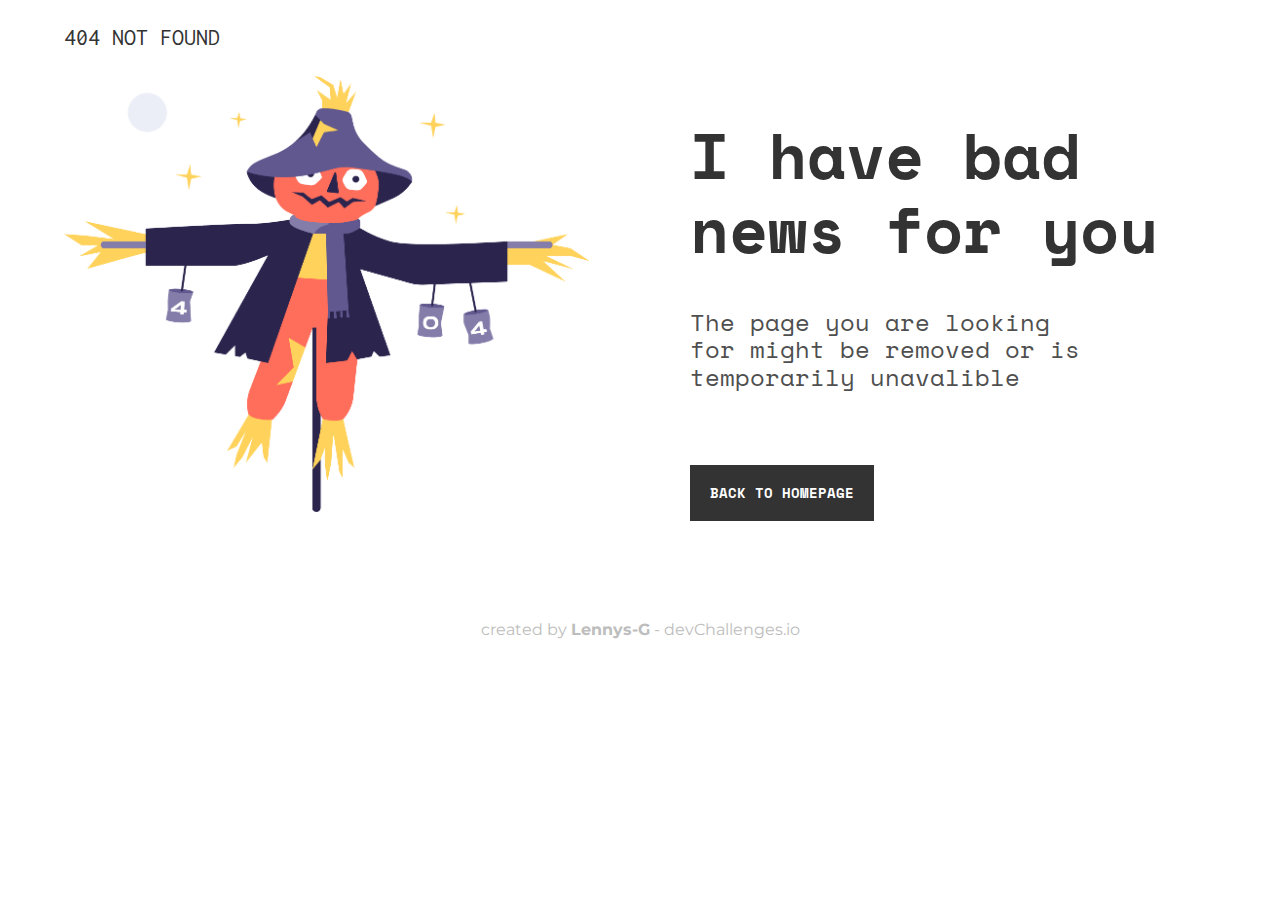
<file: 404-not-found-master/index.html>
<!DOCTYPE html>
<html lang="en">
	<head>
		<meta charset="UTF-8" />
		<meta http-equiv="X-UA-Compatible" content="IE=edge" />
		<meta name="viewport" content="width=device-width, initial-scale=1.0" />
		<title>Error 404 Not Found</title>
		<link rel="preconnect" href="https://fonts.googleapis.com" />
		<link rel="preconnect" href="https://fonts.gstatic.com" crossorigin />
		<link
			href="https://fonts.googleapis.com/css2?family=Inconsolata:wght@700&family=Montserrat:wght@400;700;900&family=Space+Mono:wght@400;700&display=swap&family=Montserrat:wght@400;700&display=swap"
			rel="stylesheet"
		/>
		<link rel="stylesheet" href="normalize.css" />
		<link rel="stylesheet" href="style.css" />
	</head>
	<body>
		<!-- Header -->
		<div class="container">
			<header class="header">
				<p>404 not found</p>
			</header>
			<!-- Header END -->

			<!-- Main -->
			<div class="main">
				<div class="scarecrow">
					<img src="Scarecrow.png" alt="Scarecrow" />
				</div>

				<div class="main-content">
					<h1>I have bad news for you</h1>

					<p>
						The page you are looking for might be removed or is temporarily
						unavalible
					</p>

					<button class="buttom">back to homepage</button>
				</div>
			</div>
			<footer class="footer">
				created by <span>Lennys-G</span> - devChallenges.io
			</footer>
		</div>
	</body>
</html>
</file>
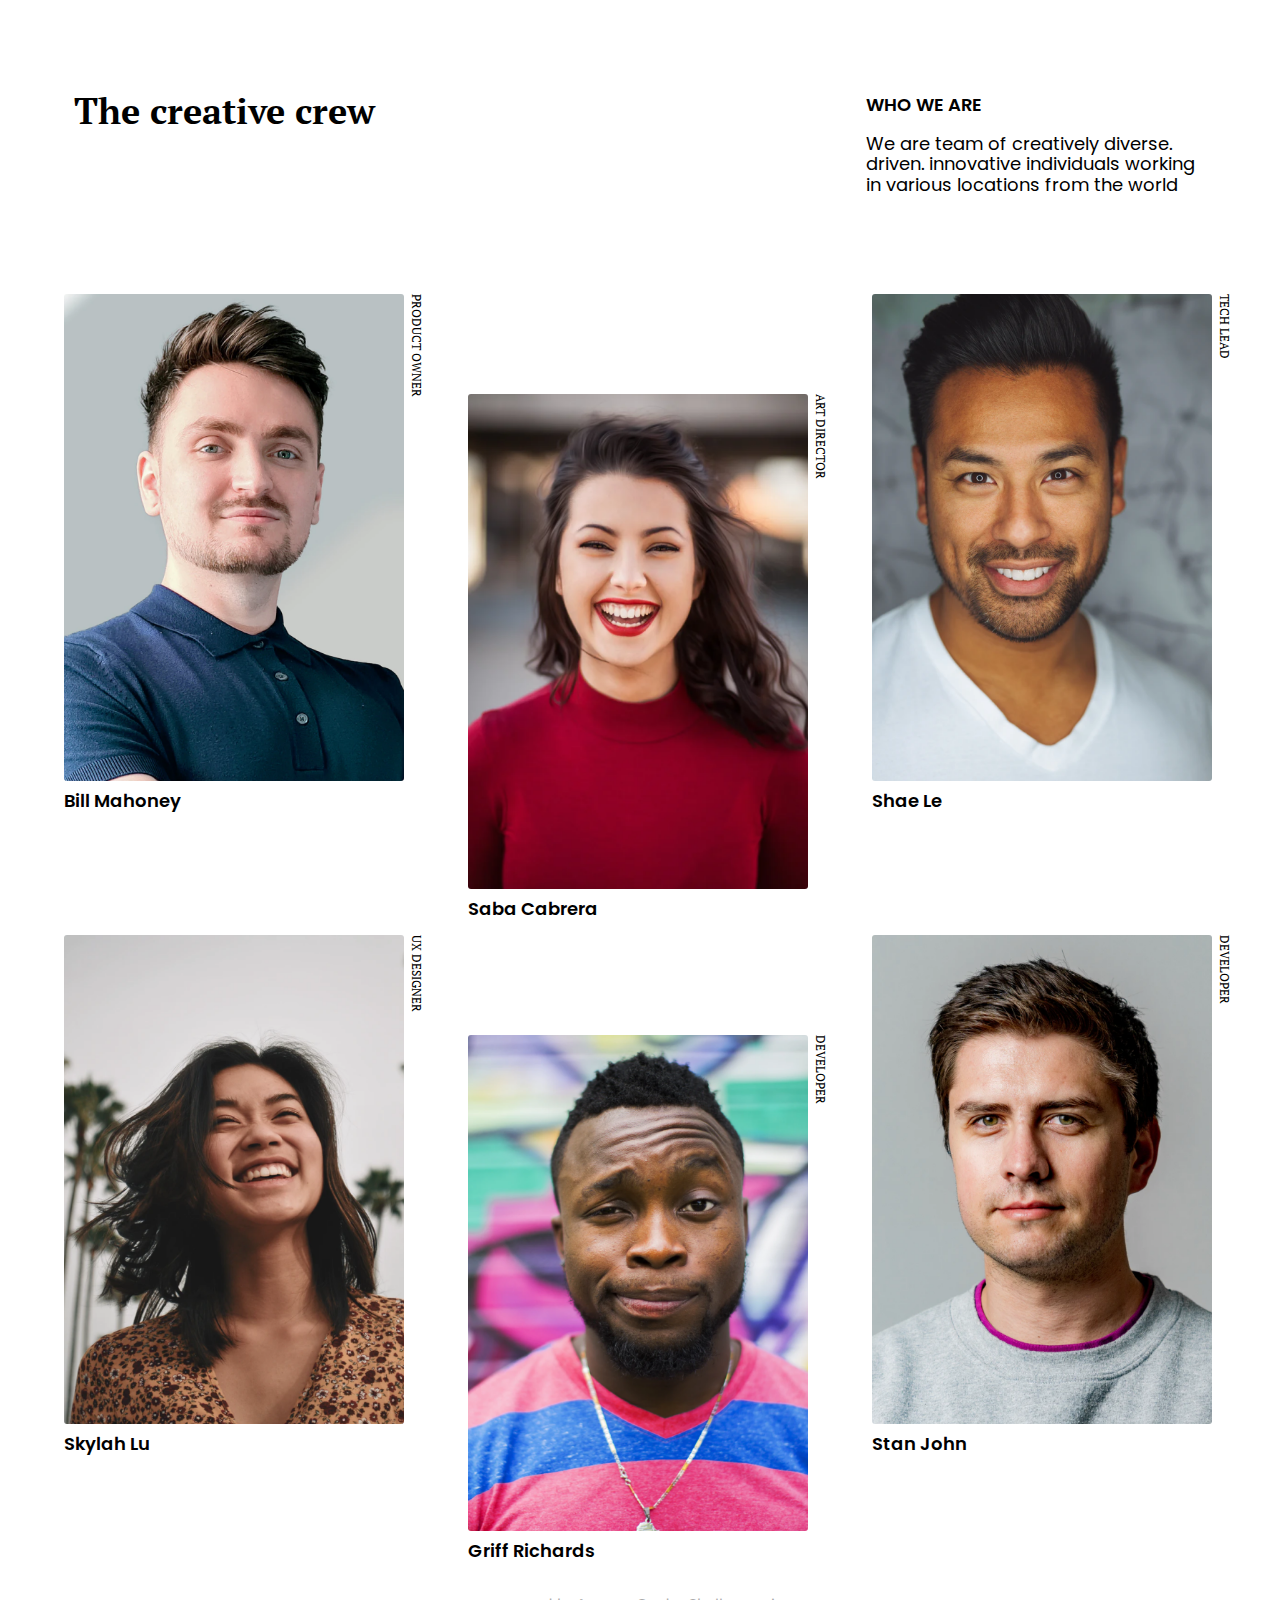
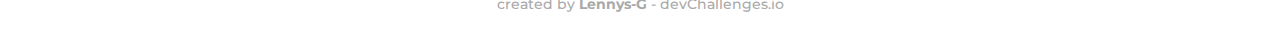
<file: my-team-page-master/index.html>
<!DOCTYPE html>
<html lang="es">
	<head>
		<meta charset="UTF-8" />
		<meta http-equiv="X-UA-Compatible" content="IE=edge" />
		<meta name="viewport" content="width=device-width, initial-scale=1.0" />
		<title>Team Page Challenge</title>
		<link rel="preconnect" href="https://fonts.googleapis.com" />
		<link rel="preconnect" href="https://fonts.gstatic.com" crossorigin />
		<link
			href="https://fonts.googleapis.com/css2?family=Montserrat:wght@500;700&family=PT+Serif:wght@400;700&family=Poppins:wght@400;600&display=swap"
			rel="stylesheet"
		/>
		<link rel="stylesheet" href="normalize.css" />
		<link rel="stylesheet" href="style.css" />
	</head>
	<body>
		<div class="container">
			<!-- Header -->
			<header class="header">
				<div class="header__title">
					<h1>The creative crew</h1>
				</div>
				<div class="header__text">
					<h2>who we are</h2>
					<p>
						We are team of creatively diverse. driven. innovative individuals
						working in various locations from the world
					</p>
				</div>
			</header>
			<!-- Header END -->

			<!-- Main Content -->
			<main class="team">
				<div class="card">
					<div class="card__body">
						<img src="./resources/photo1.png" alt="product owner" />
						<p>product owner</p>
					</div>
					<h2>Bill Mahoney</h2>
				</div>

				<div class="card card__middle">
					<div class="card__body card__low">
						<img src="./resources/photo2.png" alt="art director" />
						<p>art director</p>
					</div>
					<h2>Saba Cabrera</h2>
				</div>

				<div class="card">
					<div class="card__body">
						<img src="./resources/photo3.png" alt="tech lead" />
						<p>tech lead</p>
					</div>
					<h2>Shae Le</h2>
				</div>

				<div class="card">
					<div class="card__body card__low">
						<img src="./resources/photo4.png" alt="ux designer" />
						<p>ux designer</p>
					</div>
					<h2>Skylah Lu</h2>
				</div>

				<div class="card card__middle">
					<div class="card__body">
						<img src="./resources/photo5.png" alt="developer" />
						<p>developer</p>
					</div>
					<h2>Griff Richards</h2>
				</div>

				<div class="card">
					<div class="card__body card__low">
						<img src="./resources/photo6.png" alt="developer" />
						<p>developer</p>
					</div>
					<h2>Stan John</h2>
				</div>
			</main>
			<footer class="footer">
				created by <span>Lennys-G</span> - devChallenges.io
			</footer>
		</div>
	</body>
</html>
</file>
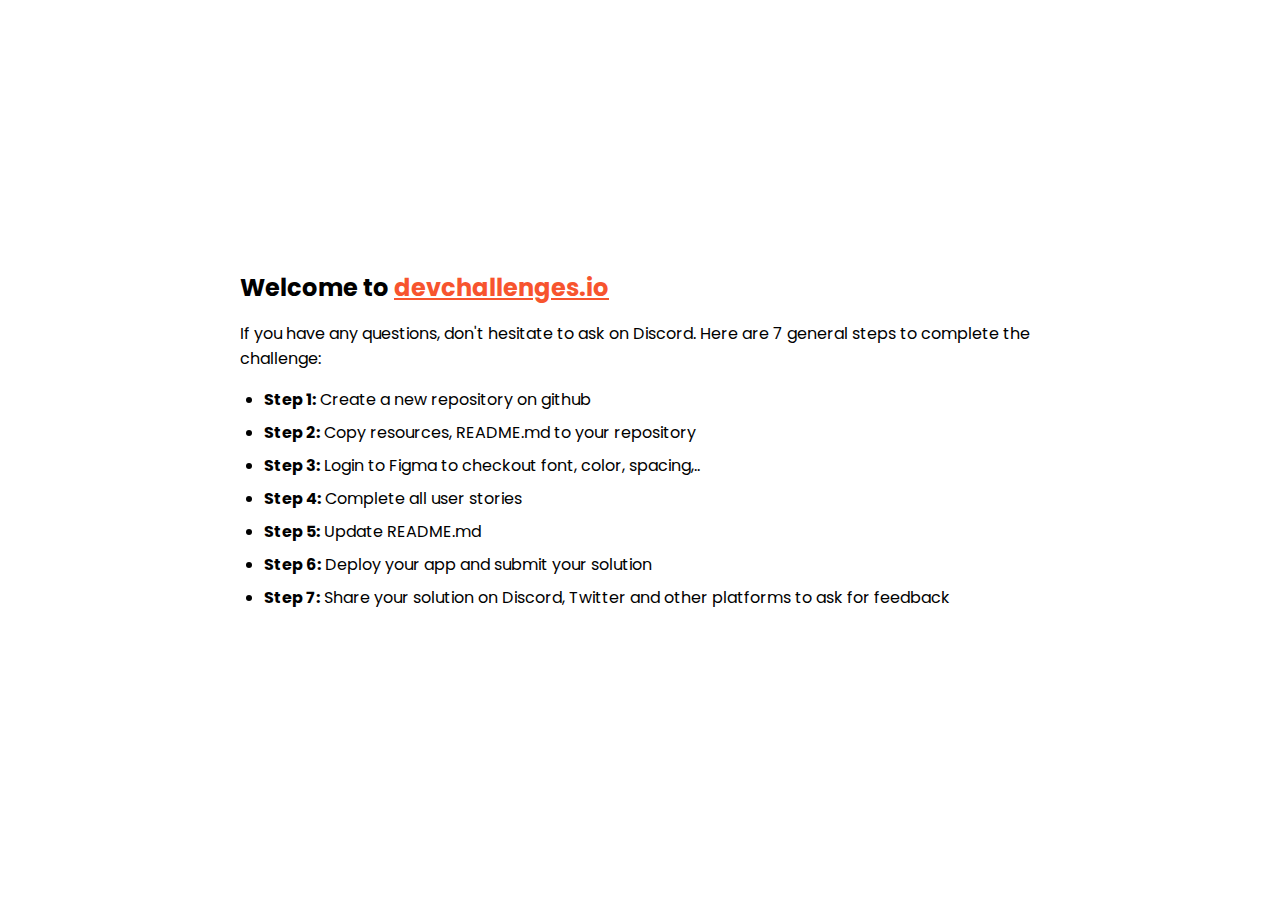
<file: 404-not-found-master/devchallenges.html>
<!DOCTYPE html>
<html lang="en">
  <head>
    <meta charset="utf-8" />
    <meta
      name="viewport"
      content="width=device-width, initial-scale=1,
  maximum-scale=5"
    />

    <link rel="icon" href="devchallenges.png" />

    <link
      rel="shortcut icon"
      type="image/x-icon"
      href="https://devchallenges.io/"
    />

    <link
      href="https://fonts.googleapis.com/css2?family=Poppins:wght@400;500&display=swap"
      rel="stylesheet"
    />

    <title>Devchallenges</title>

    <style>
      body {
        font-family: "Poppins", sans-serif;
      }

      ul {
        padding-left: 24px;
      }

      li {
        margin-bottom: 8px;
      }

      .welcome {
        max-width: 800px;
        margin: 0 auto;
      }

      .welcome-text {
        margin-top: 30vh;
        font-weight: 500;
      }

      .welcome-text p {
        font-size: 1rem;
        font-weight: 400;
      }

      .welcome-text h1 {
        font-size: 1.5rem;
      }

      .welcome-text a {
        color: #f7542e;
      }
    </style>
  </head>
  <body>
    <div class="welcome">
      <div class="welcome-text">
        <h1>
          Welcome to
          <a href="https://devchallenges.io/" target="_blank"
            >devchallenges.io</a
          >
        </h1>

        <p>
          If you have any questions, don't hesitate to ask on Discord. Here are
          7 general steps to complete the challenge:
        </p>
      </div>

      <ul>
        <li><b>Step 1:</b> Create a new repository on github</li>
        <li><b>Step 2:</b> Copy resources, README.md to your repository</li>
        <li>
          <b>Step 3:</b> Login to Figma to checkout font, color, spacing,..
        </li>
        <li><b>Step 4:</b> Complete all user stories</li>
        <li><b>Step 5:</b> Update README.md</li>
        <li><b>Step 6:</b> Deploy your app and submit your solution</li>
        <li>
          <b>Step 7:</b> Share your solution on Discord, Twitter and other
          platforms to ask for feedback
        </li>
      </ul>
    </div>
  </body>
</html>
</file>
<file: 404-not-found-master/style.css>
:root {
	--gray1: #333333;
	--gray2: #4f4f4f;
	--gray3: #bdbdbd;
	--white: #ffffff;
}

/* Globales */

html {
	box-sizing: border-box;
	font-size: 62.5%;
}
*,
*::before,
*::after {
	box-sizing: inherit;
}
body {
	font-size: 1.6rem;
	font-family: 'Space Mono', sans-serif;
}

img {
	width: 100%;
	height: auto;
}
.container {
	margin: 0 auto;
	width: 90%;
	max-width: 120rem;
}

.header p {
	font-family: 'Inconsolata', sans-serif;
	text-transform: uppercase;
	font-size: 2.4rem;
	color: var(--gray1);
}

.main-content h1 {
	font-size: clamp(4.8rem, 5vw, 6.4rem);
	font-weight: 700;
	color: var(--gray1);
}

.main-content p {
	font-size: clamp(1.8rem, 3vw, 2.4rem);
	max-width: 40rem;
	/* height: auto; */
	color: var(--gray2);
}

.buttom {
	background: var(--gray1);
	padding: 2rem;
	color: var(--white);
	font-size: 1.4rem;
	font-weight: 700;
	text-transform: uppercase;
	margin-top: 5rem;
	border: none;
}

@media (min-width: 768px) {
	.main {
		display: grid;
		grid-template-columns: repeat(2, 1fr);
		gap: 10rem;
	}
}

.footer {
	font-family: 'Montserrat', sans-serif;
	margin-top: 10rem;
	text-align: center;
	color: var(--gray3);
}

.footer span {
	font-weight: 700;
}
</file>
<file: my-team-page-master/style.css>
:root {
	/* Fonts */
	--montserrat: 'Montserrat', sans-serif;
	--font-poppins: 'Poppins', sans-serif;
	--font-ptSerif: 'PT Serif', serif;

	/* Colors */
	--black: #000000;
	--gray: #a9a9a9;
}

/* GLobals */

html {
	box-sizing: border-box;
	font-size: 62.5%;
}
*,
*::before,
*::after {
	box-sizing: inherit;
}
body {
	font-size: 1.6rem;
	font-family: var(--font-poppins);
}

p {
	font-size: 1.8rem;
}

.container {
	width: 90%;
	max-width: 1200px;
	margin: 0 auto;
}

/* Header */

.header {
	width: 100%;
	display: flex;
	justify-content: space-between;
	align-items: flex-start;
	margin: 8rem auto;
}

@media (max-width: 640px) {
	.header {
		flex-direction: column;
	}
	.header__text p {
		font-size: 1.4rem;
	}
}
.header__title {
	padding: 1rem;
	width: 100%;
}
.header__title h1 {
	font-family: var(--font-ptSerif);
	font-size: 3.6rem;
	font-weight: bold;
	margin-top: 0;
}
.header__text {
	padding: 0 1rem;
	max-width: 360px;
	width: 100%;
}
.header__text h2 {
	font-weight: 600;
	font-size: 1.8rem;
	text-transform: uppercase;
}

/* Team section */

.team {
	display: grid;
	grid-template-columns: repeat(3, 1fr);
	gap: 0 6rem;
}

@media (max-width: 768px) {
	.team {
		grid-template-columns: repeat(2, 1fr);
		gap: 0 4rem;
	}
}

/* Cards */

.card__body {
	display: flex;
	flex-wrap: nowrap;
	flex-direction: row;
}

.card__body img {
	width: 100%;
	height: auto;
	max-width: 340px;
	border-radius: 0.3rem;
}

@media (max-width: 440px) {
	.card__body img {
		max-width: 150px;
	}
}

.card__body p {
	writing-mode: vertical-lr;
	text-align: justify;
	font-size: 1.2rem;
	font-family: var(--font-ptSerif);
	text-transform: uppercase;
	margin-left: 0.5rem;
}

.card h2 {
	font-size: 1.8rem;
	font-weight: 600;
	margin-top: 1rem;
}

.card__middle {
	margin-top: 10rem;
}

@media (max-width: 768px) {
	.card__body p {
		font-size: 1rem;
	}
	.card__middle {
		margin-top: 0rem;
	}
	.card__low {
		margin-top: 5rem;
	}
}

/* Footer */

.footer {
	font-size: 14px;
	font-family: var(--montserrat);
	font-weight: 500;
	color: var(--gray);
	text-align: center;
	margin: 2rem 0;
}

.footer span {
	font-weight: 700;
}
</file>
